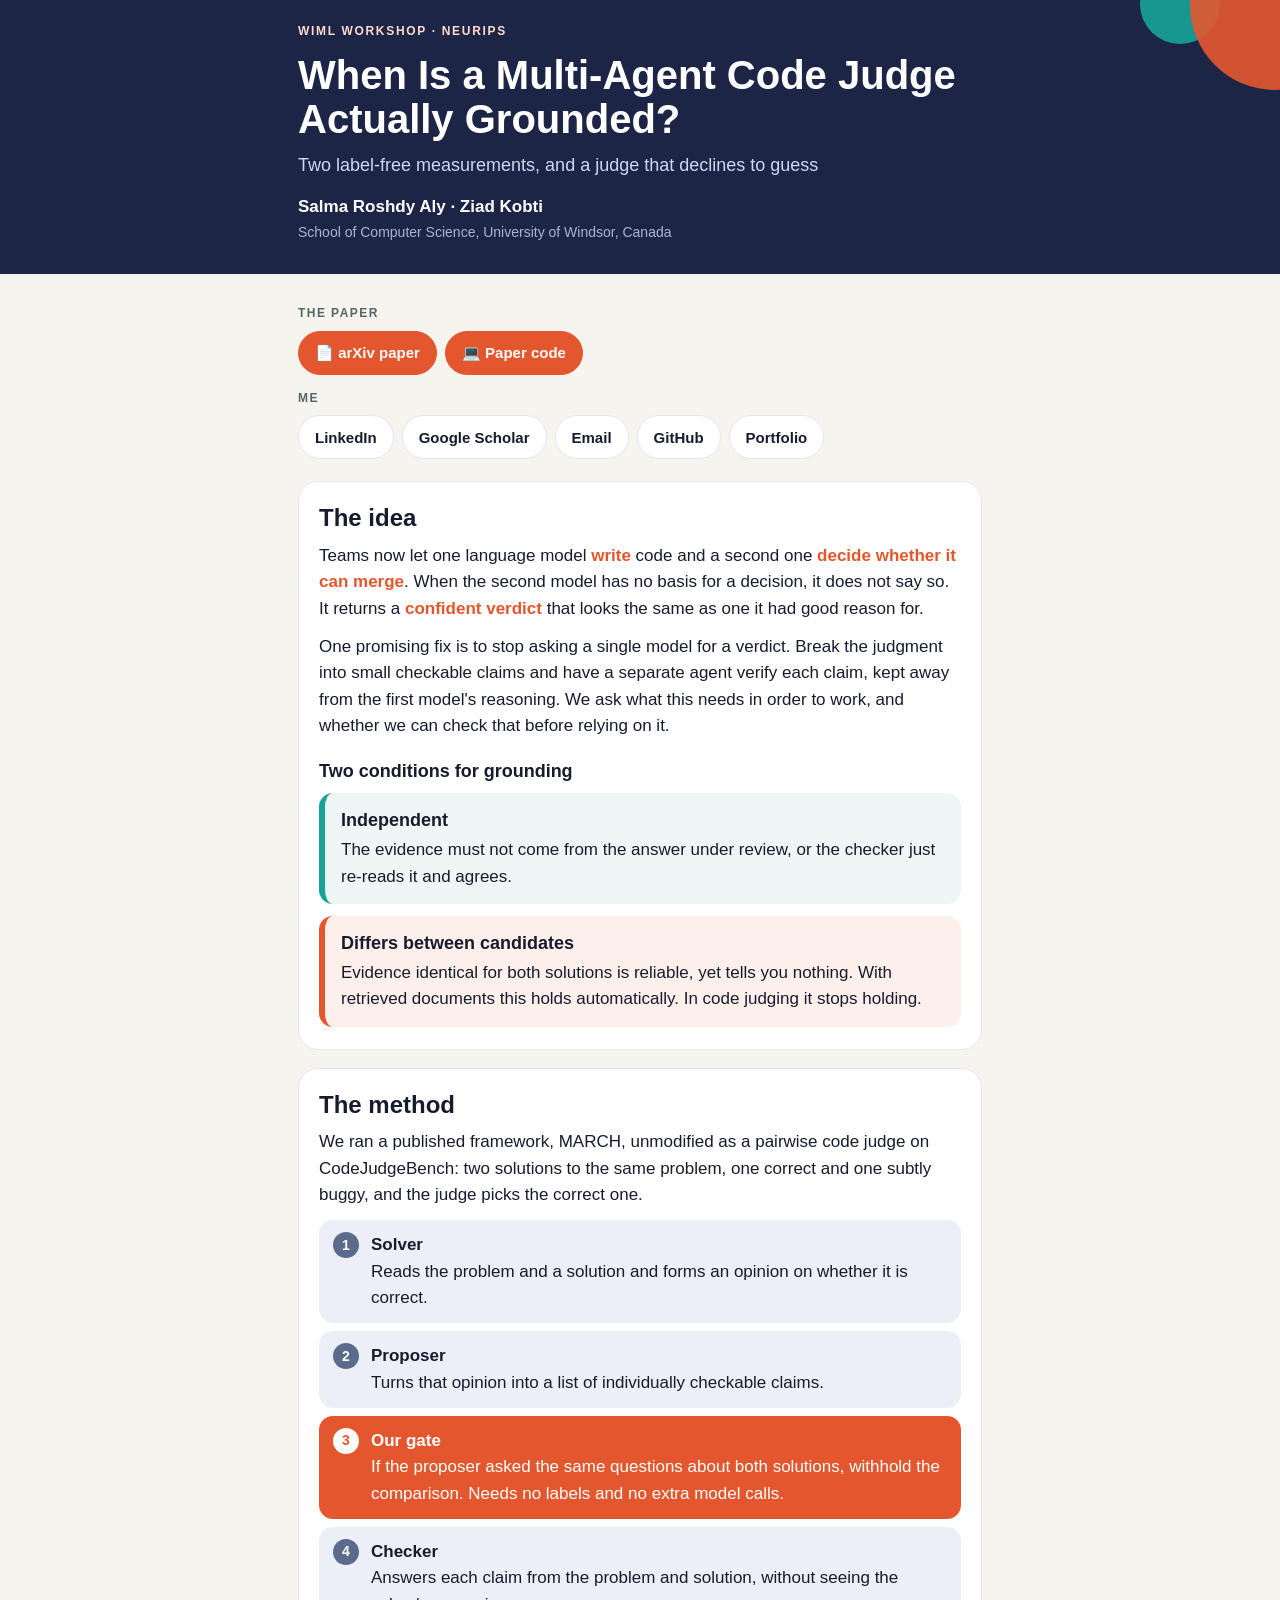
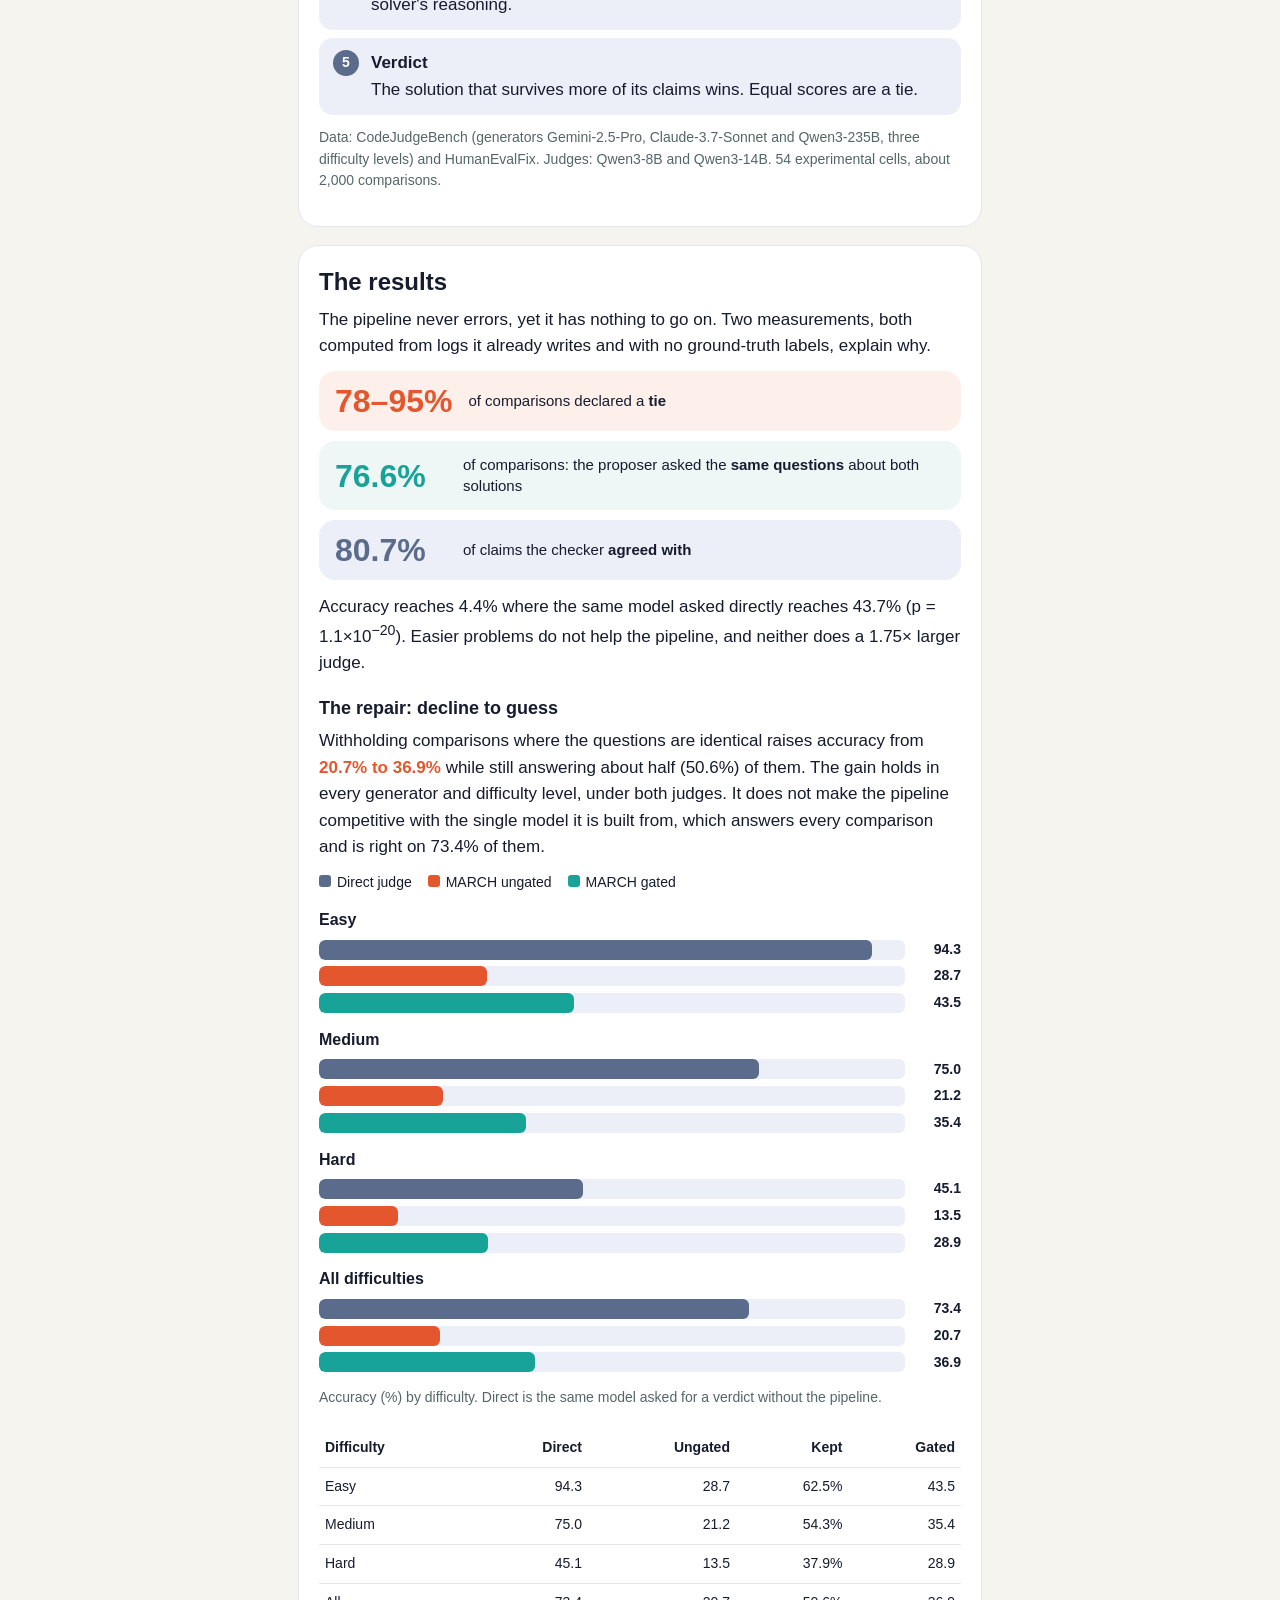
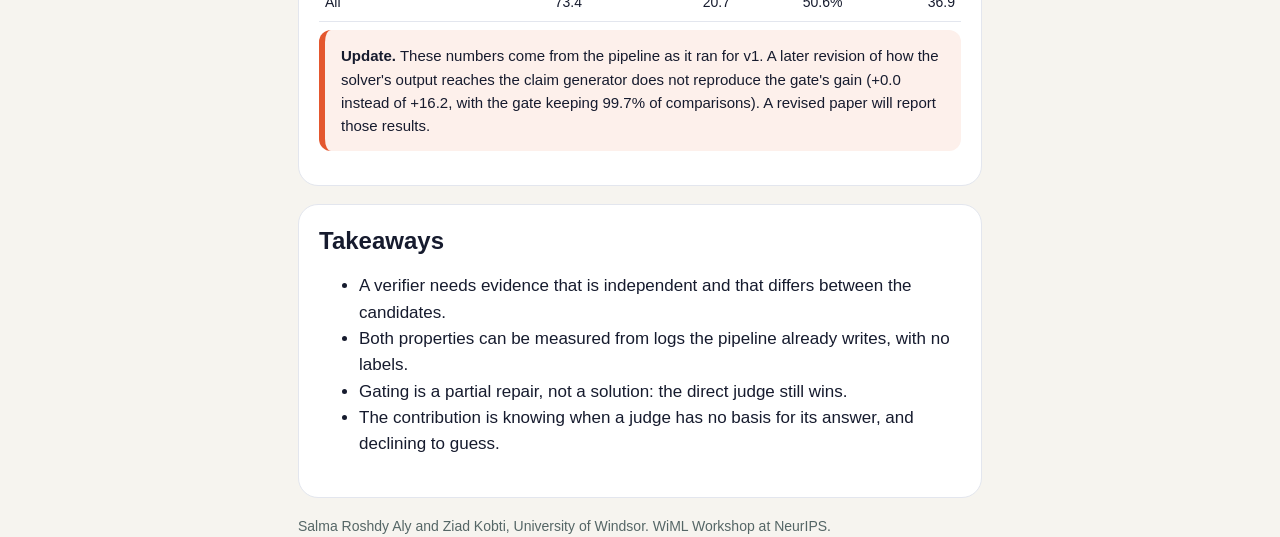
<file: docs/index.html>
<!doctype html>
<html lang="en">
<head>
<meta charset="utf-8">
<meta name="viewport" content="width=device-width,initial-scale=1,viewport-fit=cover">
<title>When Is a Multi-Agent Code Judge Actually Grounded?</title>
<meta name="description" content="Two label-free measurements, and a judge that declines to guess. WiML Workshop at NeurIPS.">
<link rel="stylesheet" href="style.css">
<script src="config.js"></script>
</head>
<body>
<div class="welcome" id="welcome" hidden><div class="wrap">Thanks, nice to meet you! Here is the paper.</div></div>
<header class="hero"><div class="wrap">
  <p class="tag">WiML Workshop · NeurIPS</p>
  <h1>When Is a Multi-Agent Code Judge Actually Grounded?</h1>
  <p class="sub">Two label-free measurements, and a judge that declines to guess</p>
  <p class="by">Salma Roshdy Aly · Ziad Kobti</p>
  <p class="aff">School of Computer Science, University of Windsor, Canada</p>
</div></header>

<nav class="wrap links" aria-label="Links">
  <h2>The paper</h2>
  <div class="chips">
    <a class="chip paper" href="https://arxiv.org/abs/2609.30328">📄 arXiv paper</a>
    <a class="chip paper" href="https://github.com/SalmaRoshdy-YG/NIPS-WiML-Verification-Without-Evidence">💻 Paper code</a>
  </div>
  <h2>Me</h2>
  <div class="chips">
    <a class="chip" href="https://www.linkedin.com/in/salma-aly-92bb09174">LinkedIn</a>
    <a class="chip" href="https://scholar.google.ca/citations?user=eEISqbYAAAAJ&amp;hl=en">Google Scholar</a>
    <a class="chip" href="mailto:ali9o@uwindsor.ca">Email</a>
    <a class="chip" href="https://github.com/SalmaRoshdy-YG">GitHub</a>
    <a class="chip" href="https://salmaroshdy-yg.github.io/">Portfolio</a>
  </div>
</nav>

<main class="wrap">
<section class="card" id="idea">
  <h2 class="s">The idea</h2>
  <p>Teams now let one language model <em>write</em> code and a second one <em>decide whether it can merge</em>. When the second model has no basis for a decision, it does not say so. It returns a <em>confident verdict</em> that looks the same as one it had good reason for.</p>
  <p>One promising fix is to stop asking a single model for a verdict. Break the judgment into small checkable claims and have a separate agent verify each claim, kept away from the first model's reasoning. We ask what this needs in order to work, and whether we can check that before relying on it.</p>
  <h3>Two conditions for grounding</h3>
  <div class="two">
    <div class="cond"><b>Independent</b>The evidence must not come from the answer under review, or the checker just re-reads it and agrees.</div>
    <div class="cond"><b>Differs between candidates</b>Evidence identical for both solutions is reliable, yet tells you nothing. With retrieved documents this holds automatically. In code judging it stops holding.</div>
  </div>
</section>

<section class="card" id="method">
  <h2 class="s">The method</h2>
  <p>We ran a published framework, MARCH, unmodified as a pairwise code judge on CodeJudgeBench: two solutions to the same problem, one correct and one subtly buggy, and the judge picks the correct one.</p>
  <ol class="pipe">
    <li><b>Solver</b>Reads the problem and a solution and forms an opinion on whether it is correct.</li>
    <li><b>Proposer</b>Turns that opinion into a list of individually checkable claims.</li>
    <li class="gate"><b>Our gate</b>If the proposer asked the same questions about both solutions, withhold the comparison. Needs no labels and no extra model calls.</li>
    <li><b>Checker</b>Answers each claim from the problem and solution, without seeing the solver's reasoning.</li>
    <li><b>Verdict</b>The solution that survives more of its claims wins. Equal scores are a tie.</li>
  </ol>
  <p class="small">Data: CodeJudgeBench (generators Gemini-2.5-Pro, Claude-3.7-Sonnet and Qwen3-235B, three difficulty levels) and HumanEvalFix. Judges: Qwen3-8B and Qwen3-14B. 54 experimental cells, about 2,000 comparisons.</p>
</section>

<section class="card" id="results">
  <h2 class="s">The results</h2>
  <p>The pipeline never errors, yet it has nothing to go on. Two measurements, both computed from logs it already writes and with no ground-truth labels, explain why.</p>
  <div class="stats">
    <div class="stat"><div class="n">78–95%</div><div class="l">of comparisons declared a <b>tie</b></div></div>
    <div class="stat"><div class="n">76.6%</div><div class="l">of comparisons: the proposer asked the <b>same questions</b> about both solutions</div></div>
    <div class="stat"><div class="n">80.7%</div><div class="l">of claims the checker <b>agreed with</b></div></div>
  </div>
  <p>Accuracy reaches 4.4% where the same model asked directly reaches 43.7% (p = 1.1×10<sup>−20</sup>). Easier problems do not help the pipeline, and neither does a 1.75× larger judge.</p>
  <h3>The repair: decline to guess</h3>
  <p>Withholding comparisons where the questions are identical raises accuracy from <em>20.7% to 36.9%</em> while still answering about half (50.6%) of them. The gain holds in every generator and difficulty level, under both judges. It does not make the pipeline competitive with the single model it is built from, which answers every comparison and is right on 73.4% of them.</p>
  <div class="legend"><span style="--c:var(--slate)">Direct judge</span><span style="--c:var(--coral)">MARCH ungated</span><span style="--c:var(--teal)">MARCH gated</span></div>
  <div class="grp"><h4>Easy</h4><div class="row" role="img" aria-label="Direct 94.3%"><div class="track"><div class="bar" style="width:94.3%;--c:var(--slate)"></div></div><div class="val">94.3</div></div><div class="row" role="img" aria-label="MARCH ungated 28.7%"><div class="track"><div class="bar" style="width:28.7%;--c:var(--coral)"></div></div><div class="val">28.7</div></div><div class="row" role="img" aria-label="MARCH gated 43.5%"><div class="track"><div class="bar" style="width:43.5%;--c:var(--teal)"></div></div><div class="val">43.5</div></div></div><div class="grp"><h4>Medium</h4><div class="row" role="img" aria-label="Direct 75.0%"><div class="track"><div class="bar" style="width:75.0%;--c:var(--slate)"></div></div><div class="val">75.0</div></div><div class="row" role="img" aria-label="MARCH ungated 21.2%"><div class="track"><div class="bar" style="width:21.2%;--c:var(--coral)"></div></div><div class="val">21.2</div></div><div class="row" role="img" aria-label="MARCH gated 35.4%"><div class="track"><div class="bar" style="width:35.4%;--c:var(--teal)"></div></div><div class="val">35.4</div></div></div><div class="grp"><h4>Hard</h4><div class="row" role="img" aria-label="Direct 45.1%"><div class="track"><div class="bar" style="width:45.1%;--c:var(--slate)"></div></div><div class="val">45.1</div></div><div class="row" role="img" aria-label="MARCH ungated 13.5%"><div class="track"><div class="bar" style="width:13.5%;--c:var(--coral)"></div></div><div class="val">13.5</div></div><div class="row" role="img" aria-label="MARCH gated 28.9%"><div class="track"><div class="bar" style="width:28.9%;--c:var(--teal)"></div></div><div class="val">28.9</div></div></div><div class="grp"><h4>All difficulties</h4><div class="row" role="img" aria-label="Direct 73.4%"><div class="track"><div class="bar" style="width:73.4%;--c:var(--slate)"></div></div><div class="val">73.4</div></div><div class="row" role="img" aria-label="MARCH ungated 20.7%"><div class="track"><div class="bar" style="width:20.7%;--c:var(--coral)"></div></div><div class="val">20.7</div></div><div class="row" role="img" aria-label="MARCH gated 36.9%"><div class="track"><div class="bar" style="width:36.9%;--c:var(--teal)"></div></div><div class="val">36.9</div></div></div>
  <p class="small">Accuracy (%) by difficulty. Direct is the same model asked for a verdict without the pipeline.</p>
  <div class="scroll"><table>
    <tr><th>Difficulty</th><th>Direct</th><th>Ungated</th><th>Kept</th><th>Gated</th></tr>
    <tr><td>Easy</td><td>94.3</td><td>28.7</td><td>62.5%</td><td>43.5</td></tr><tr><td>Medium</td><td>75.0</td><td>21.2</td><td>54.3%</td><td>35.4</td></tr><tr><td>Hard</td><td>45.1</td><td>13.5</td><td>37.9%</td><td>28.9</td></tr><tr><td>All</td><td>73.4</td><td>20.7</td><td>50.6%</td><td>36.9</td></tr>
  </table></div>
  <p class="note"><b>Update.</b> These numbers come from the pipeline as it ran for v1. A later revision of how the solver's output reaches the claim generator does not reproduce the gate's gain (+0.0 instead of +16.2, with the gate keeping 99.7% of comparisons). A revised paper will report those results.</p>
</section>

<section class="card" id="takeaways">
  <h2 class="s">Takeaways</h2>
  <ul>
    <li>A verifier needs evidence that is independent and that differs between the candidates.</li>
    <li>Both properties can be measured from logs the pipeline already writes, with no labels.</li>
    <li>Gating is a partial repair, not a solution: the direct judge still wins.</li>
    <li>The contribution is knowing when a judge has no basis for its answer, and declining to guess.</li>
  </ul>
</section>
</main>
<footer class="wrap">Salma Roshdy Aly and Ziad Kobti, University of Windsor. WiML Workshop at NeurIPS.</footer>
<script src="app.js"></script>
</body>
</html>
</file>
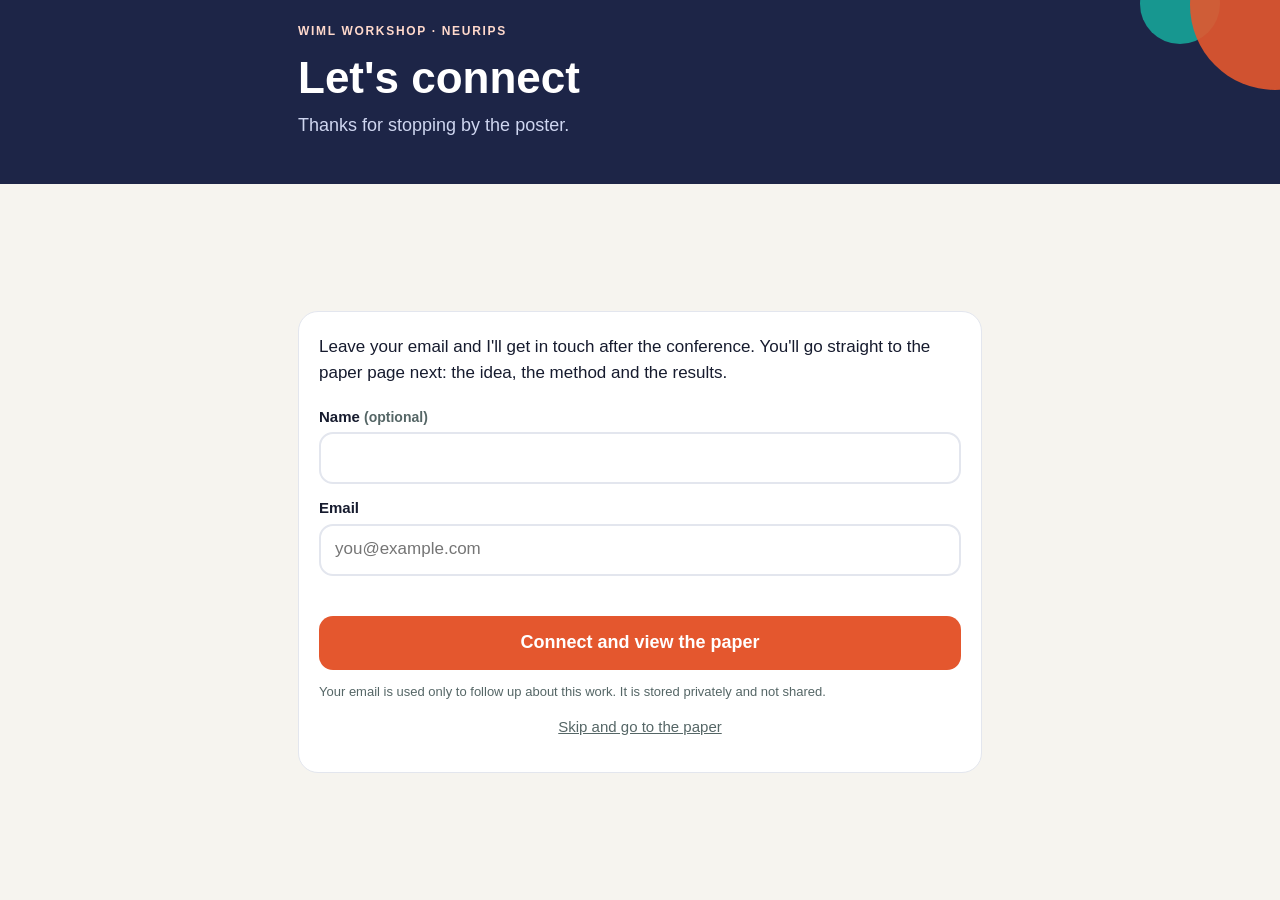
<file: docs/connect.html>
<!doctype html>
<html lang="en">
<head>
<meta charset="utf-8">
<meta name="viewport" content="width=device-width,initial-scale=1,viewport-fit=cover">
<meta name="robots" content="noindex">
<title>Let's connect</title>
<link rel="stylesheet" href="style.css">
<script src="config.js"></script>
</head>
<body class="connect">
<header class="hero"><div class="wrap">
  <p class="tag">WiML Workshop · NeurIPS</p>
  <h1>Let's connect</h1>
  <p class="sub">Thanks for stopping by the poster.</p>
</div></header>
<main><div class="wrap">
  <div class="card">
    <p style="margin:0">Leave your email and I'll get in touch after the conference. You'll go straight to the paper page next: the idea, the method and the results.</p>
    <form id="f" novalidate>
      <div><label for="name">Name <span class="small">(optional)</span></label>
        <input id="name" name="name" type="text" autocomplete="name" maxlength="100"></div>
      <div><label for="email">Email</label>
        <input id="email" name="email" type="email" inputmode="email" autocomplete="email" maxlength="254" required placeholder="you@example.com"></div>
      <input class="hp" type="text" name="website" tabindex="-1" autocomplete="off" aria-hidden="true">
      <p class="err" id="err" role="alert"></p>
      <button class="go" id="go" type="submit">Connect and view the paper</button>
      <p class="fine">Your email is used only to follow up about this work. It is stored privately and not shared.</p>
    </form>
    <a class="skip" href="index.html">Skip and go to the paper</a>
  </div>
</div></main>
<script src="connect.js"></script>
</body>
</html>
</file>
<file: docs/style.css>
:root{
  --bg:#f6f4ef; --card:#fff; --ink:#161b2e; --muted:#566; --navy:#1d2547;
  --coral:#e4572e; --teal:#17a398; --slate:#5b6b8c; --line:#e3e6ee;
  --tint-teal:#eef7f6; --tint-coral:#fdf0eb; --tint-slate:#eceff7;
}
@media (prefers-color-scheme: dark){
  :root{ --bg:#10142a; --card:#1a2040; --ink:#eef0f8; --muted:#aab3d6; --navy:#0b0f22;
    --line:#2b3358;--slate:#9fb0d8; --tint-teal:#12302f; --tint-coral:#3a2019; --tint-slate:#232a4d; }
}
*{box-sizing:border-box}
html{-webkit-text-size-adjust:100%}
body{margin:0;background:var(--bg);color:var(--ink);font:17px/1.55 -apple-system,BlinkMacSystemFont,"Segoe UI",Inter,Roboto,Helvetica,Arial,sans-serif}
a{color:inherit}
.wrap{max-width:720px;margin:0 auto;padding:0 18px}
header.hero{background:var(--navy);color:#fff;padding:22px 0 30px;position:relative;overflow:hidden}
header.hero:after{content:"";position:absolute;right:-80px;top:-80px;width:170px;height:170px;border-radius:50%;background:var(--coral);opacity:.9}
header.hero:before{content:"";position:absolute;right:60px;top:-36px;width:80px;height:80px;border-radius:50%;background:var(--teal);opacity:.9}
.hero .wrap{position:relative;z-index:1}
.tag{font-size:12px;font-weight:700;letter-spacing:.14em;text-transform:uppercase;color:#ffd9cc;margin:0 0 12px}
h1{font-size:clamp(26px,7vw,40px);line-height:1.12;margin:0 0 10px;font-weight:800}
.sub{color:#cfd6f0;margin:0 0 14px;font-size:18px}
.by{font-weight:700;margin:0}.aff{color:#aab3d6;font-size:14px;margin:2px 0 0}

/* link bar */
.links{padding:16px 18px 4px}
.links h2{font-size:12px;letter-spacing:.12em;text-transform:uppercase;color:var(--muted);margin:14px 0 8px;font-weight:700}
.chips{display:flex;flex-wrap:wrap;gap:8px}
.chip{display:inline-flex;align-items:center;gap:6px;min-height:44px;padding:0 16px;border-radius:999px;background:var(--card);border:1px solid var(--line);text-decoration:none;font-weight:600;font-size:15px}
.chip.paper{background:var(--coral);color:#fff;border-color:var(--coral)}
.chip:active{transform:scale(.98)}

section{margin:18px 0}
.card{background:var(--card);border-radius:20px;padding:22px 20px;border:1px solid var(--line)}
h2.s{font-size:24px;margin:0 0 10px;line-height:1.2}
h3{font-size:18px;margin:18px 0 6px}
p{margin:0 0 12px}
em{font-style:normal;color:var(--coral);font-weight:700}
.two{display:grid;gap:12px;margin-top:8px}
.cond{padding:14px 16px;border-radius:14px;border-left:6px solid var(--teal);background:var(--tint-teal)}
.cond:nth-child(2){border-left-color:var(--coral);background:var(--tint-coral)}
.cond b{display:block;font-size:18px;margin-bottom:2px}

/* pipeline */
.pipe{list-style:none;margin:12px 0;padding:0;display:grid;gap:8px;counter-reset:s}
.pipe li{position:relative;padding:12px 14px 12px 52px;border-radius:14px;background:var(--tint-slate);counter-increment:s}
.pipe li:before{content:counter(s);position:absolute;left:14px;top:12px;width:26px;height:26px;border-radius:50%;background:var(--slate);color:#fff;font-weight:700;font-size:14px;display:flex;align-items:center;justify-content:center}
.pipe li.gate{background:var(--coral);color:#fff}.pipe li.gate:before{background:#fff;color:var(--coral)}
.pipe b{display:block}

/* stats */
.stats{display:grid;gap:10px;margin:8px 0 14px}
.stat{display:flex;align-items:center;gap:16px;padding:14px 16px;border-radius:16px;background:var(--tint-coral)}
.stat:nth-child(2){background:var(--tint-teal)}.stat:nth-child(3){background:var(--tint-slate)}
.stat .n{font-size:32px;font-weight:800;line-height:1;color:var(--coral);min-width:112px;white-space:nowrap}
.stat:nth-child(2) .n{color:var(--teal)}.stat:nth-child(3) .n{color:var(--slate)}
.stat .l{font-size:15px;line-height:1.35}

/* bars */
.legend{display:flex;flex-wrap:wrap;gap:6px 16px;font-size:14px;margin:6px 0 12px}
.legend span:before{content:"";display:inline-block;width:12px;height:12px;border-radius:3px;margin-right:6px;background:var(--c)}
.grp{margin:14px 0}.grp h4{margin:0 0 6px;font-size:16px}
.row{display:grid;grid-template-columns:1fr 48px;align-items:center;gap:8px;margin:5px 0}
.track{height:20px;border-radius:6px;background:var(--tint-slate);overflow:hidden}
.bar{height:100%;border-radius:6px;background:var(--c)}
.val{font-weight:700;font-size:14px;text-align:right}
.small{font-size:14px;color:var(--muted)}
.note{border-left:6px solid var(--coral);background:var(--tint-coral);padding:14px 16px;border-radius:12px;font-size:15px}
table{width:100%;border-collapse:collapse;font-size:14px;margin:8px 0}
th,td{padding:8px 6px;text-align:right;border-bottom:1px solid var(--line)}th:first-child,td:first-child{text-align:left}
.scroll{overflow-x:auto}
.welcome{background:var(--teal);color:#fff;padding:12px 0;font-weight:600}
.welcome[hidden]{display:none}
footer{padding:26px 0 40px;color:var(--muted);font-size:14px}

/* connect page */
.connect{min-height:100vh;display:flex;flex-direction:column}
.connect main{flex:1;display:flex;align-items:center;padding:24px 0}
.connect h1{font-size:clamp(30px,9vw,44px)}
form{display:grid;gap:12px;margin-top:18px}
label{font-weight:600;font-size:15px;display:block;margin-bottom:4px}
input[type=email],input[type=text]{width:100%;min-height:52px;padding:0 14px;border-radius:14px;border:2px solid var(--line);background:var(--card);color:var(--ink);font:inherit;font-size:17px}
input:focus{outline:none;border-color:var(--teal)}
button.go{min-height:54px;border:0;border-radius:14px;background:var(--coral);color:#fff;font:inherit;font-size:18px;font-weight:700;cursor:pointer}
button.go:disabled{opacity:.6}
a.skip{display:block;text-align:center;padding:12px;color:var(--muted);font-size:15px}
.hp{position:absolute;left:-9999px;width:1px;height:1px;opacity:0}
.fine{font-size:13px;color:var(--muted);margin:0}
.err{color:#c0262d;font-size:14px;min-height:1.2em;margin:0}
</file>
